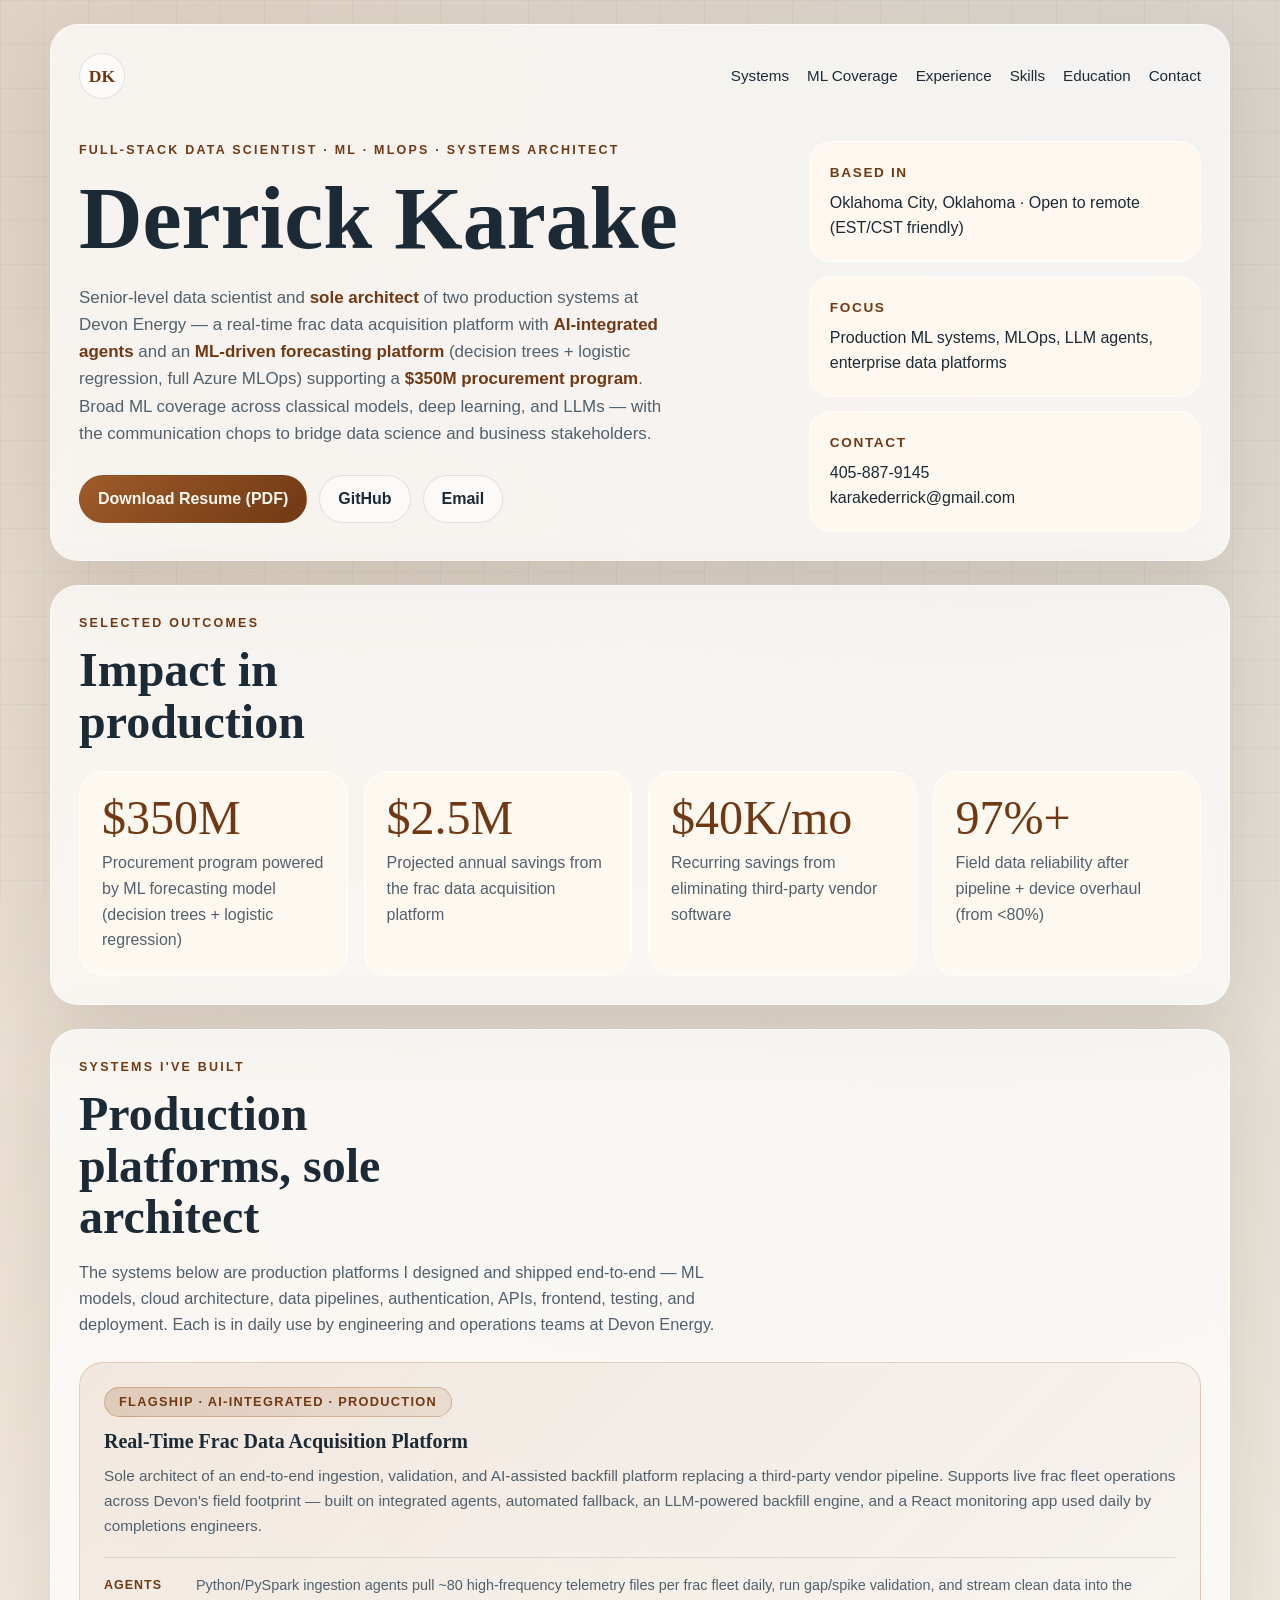
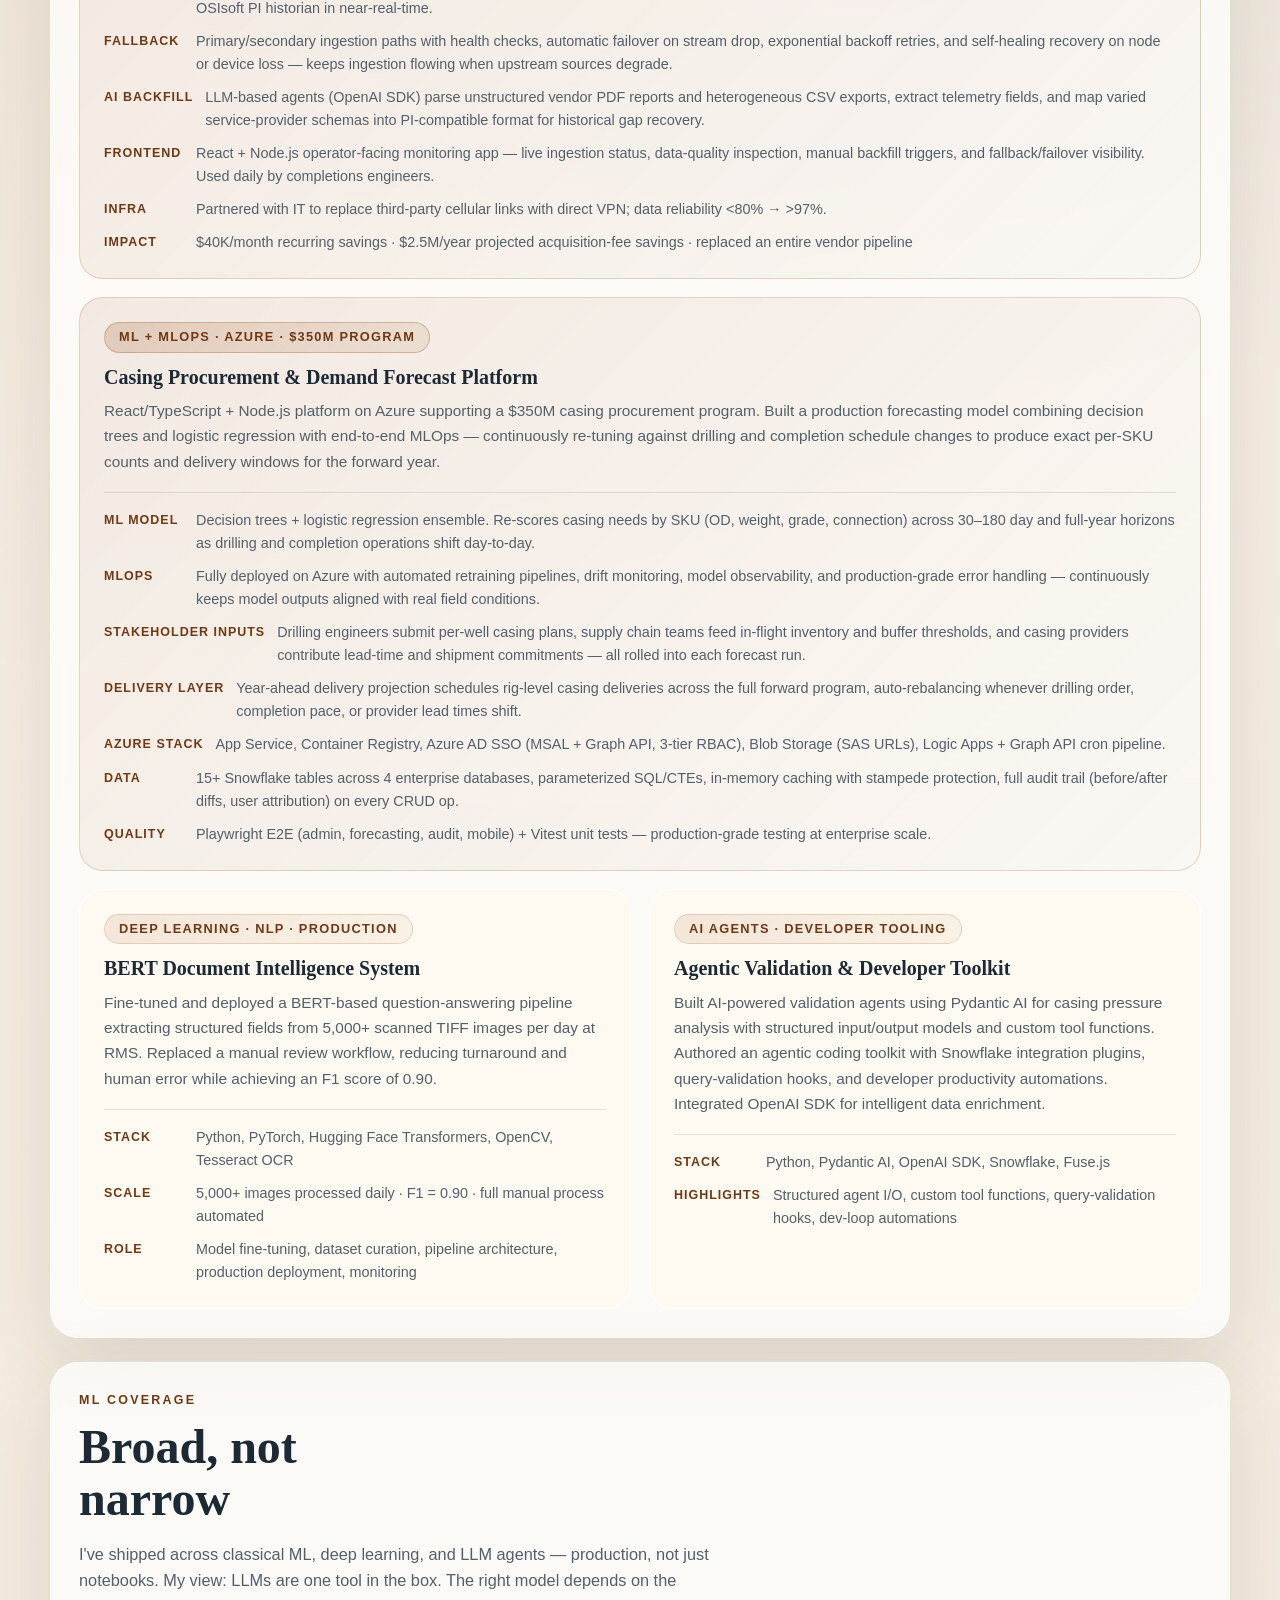
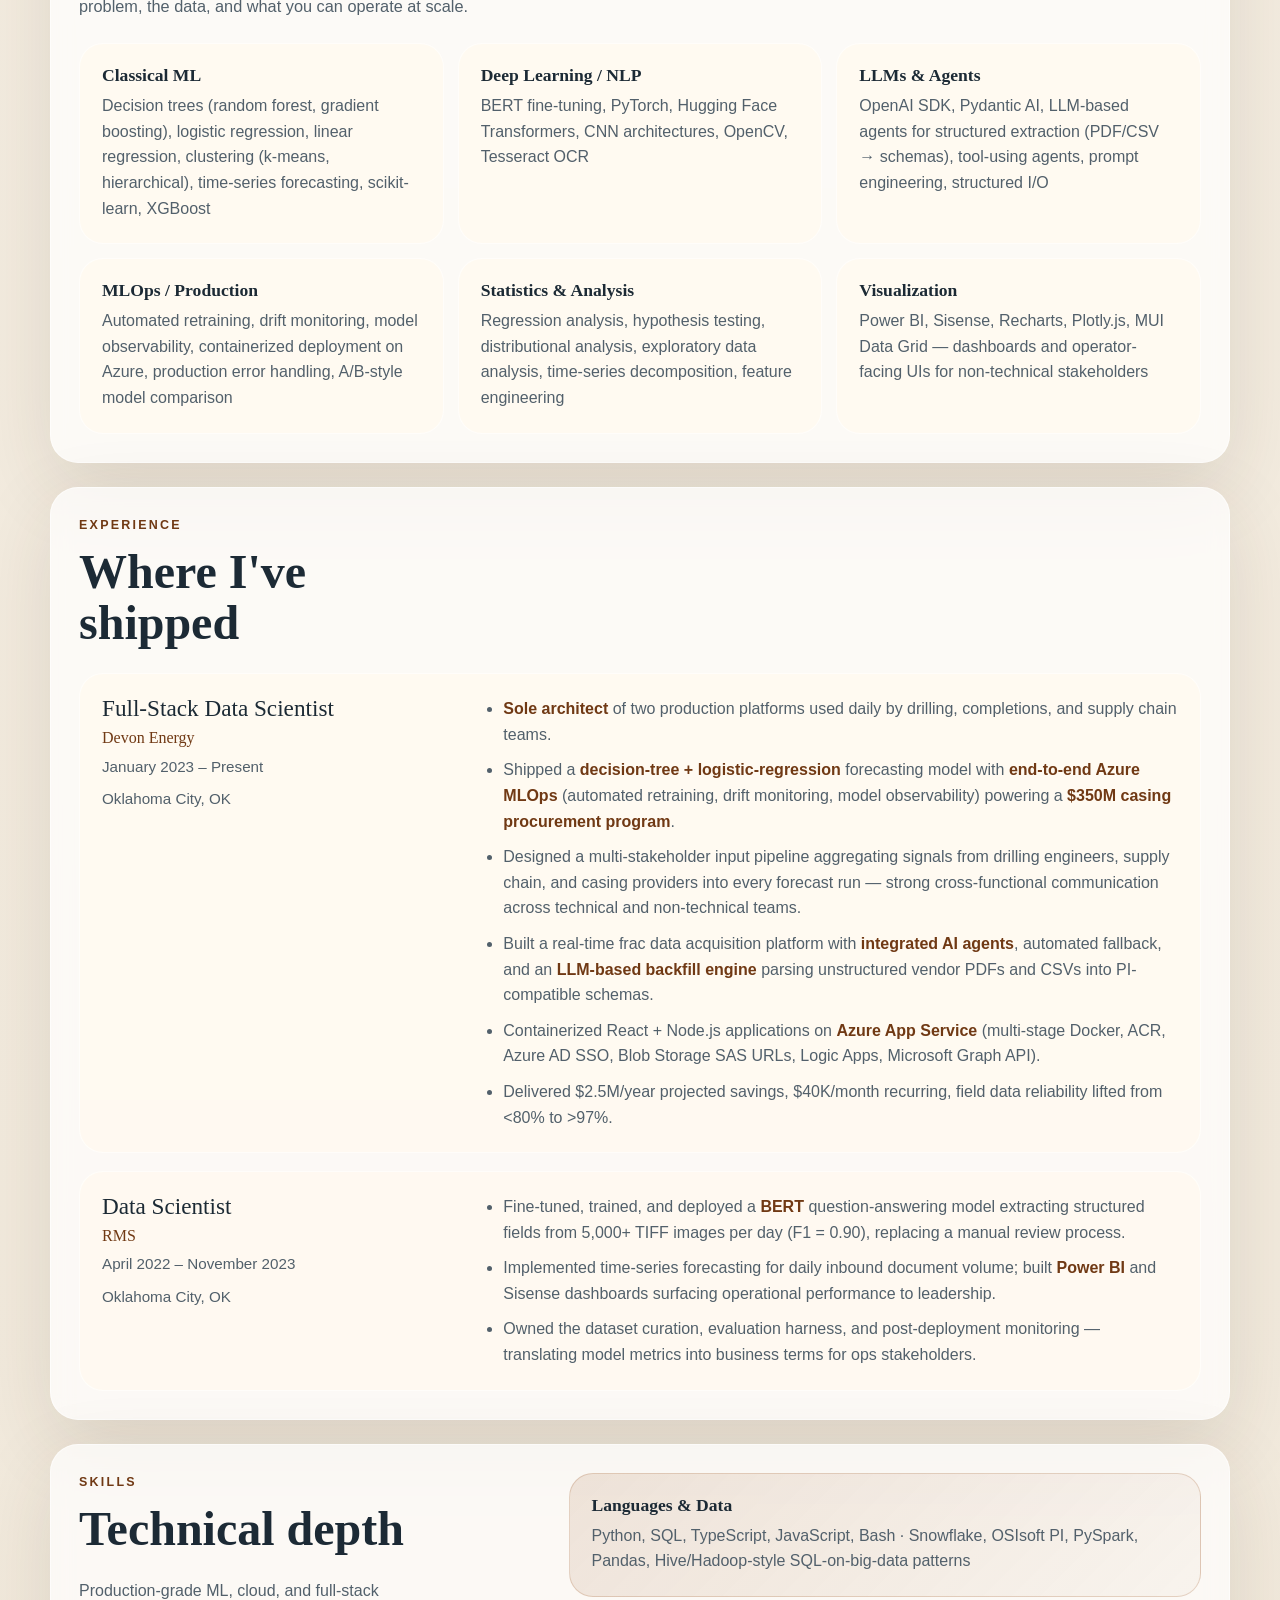
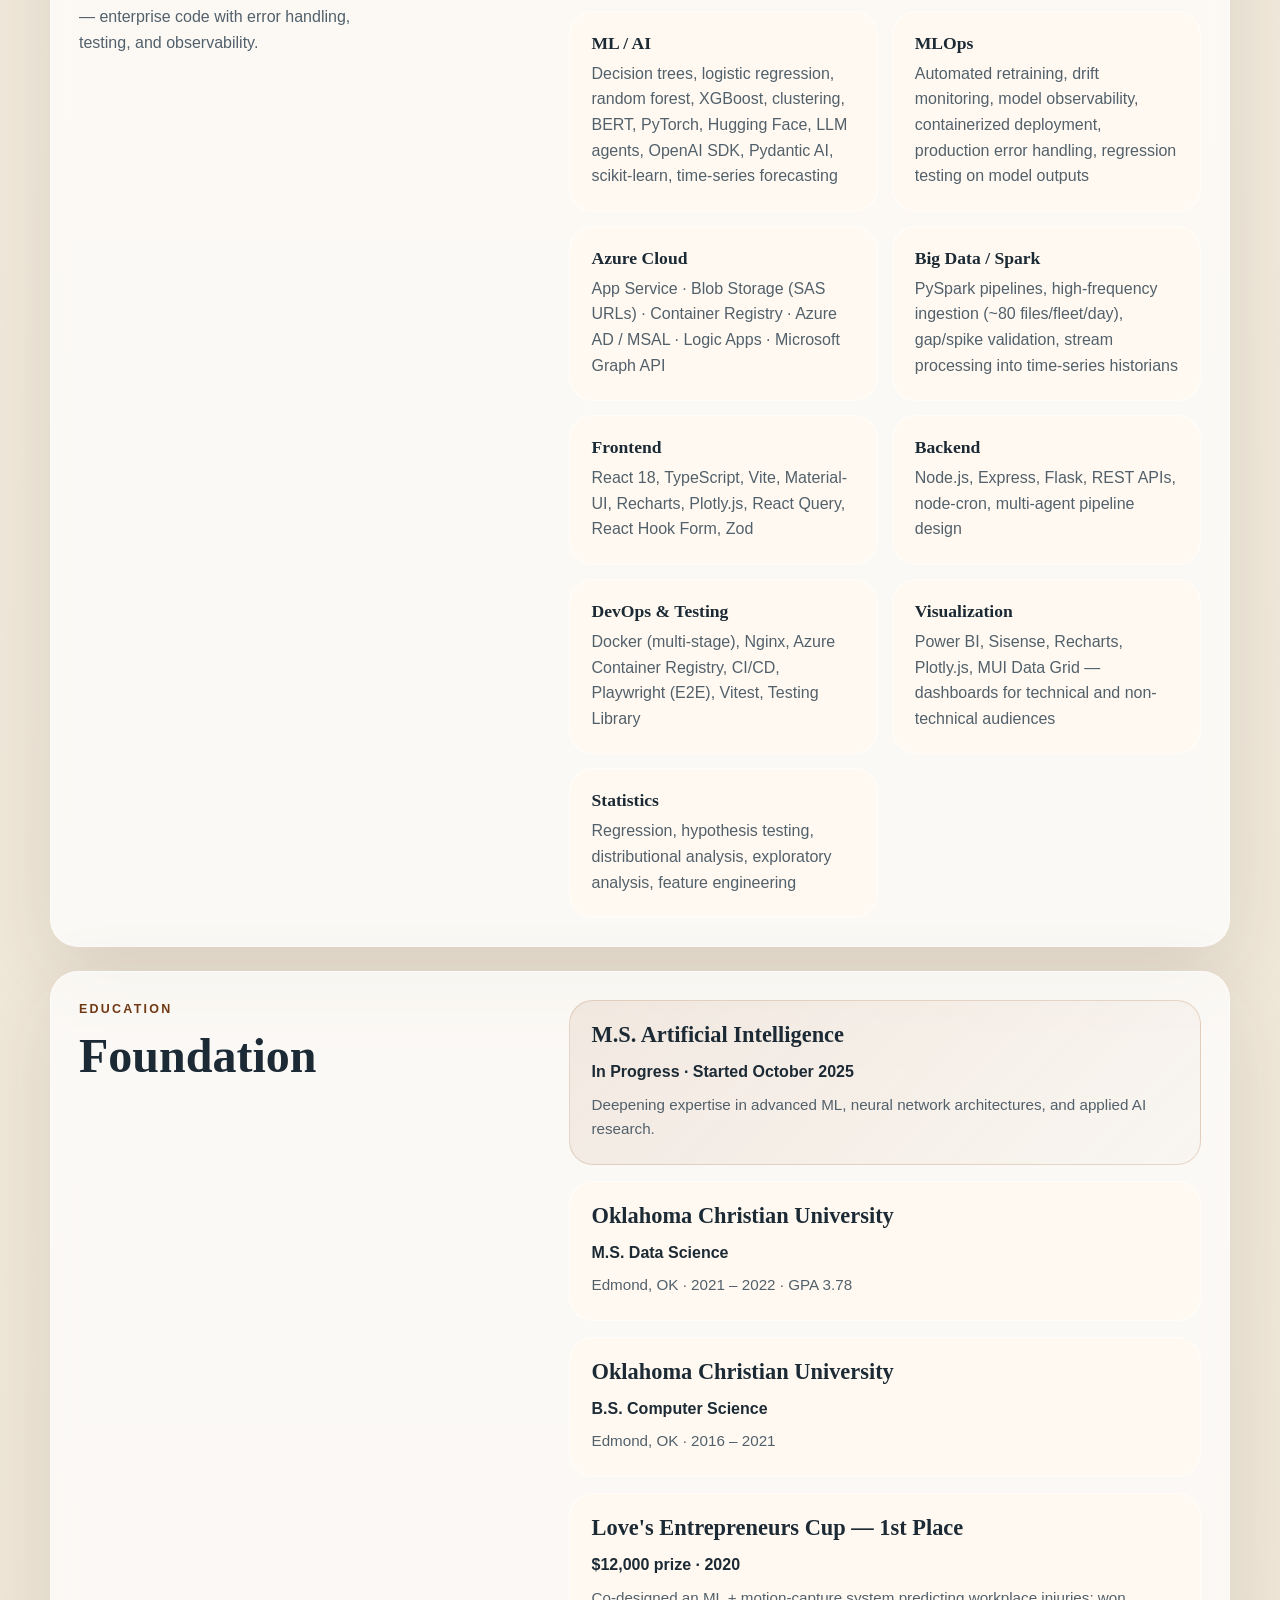
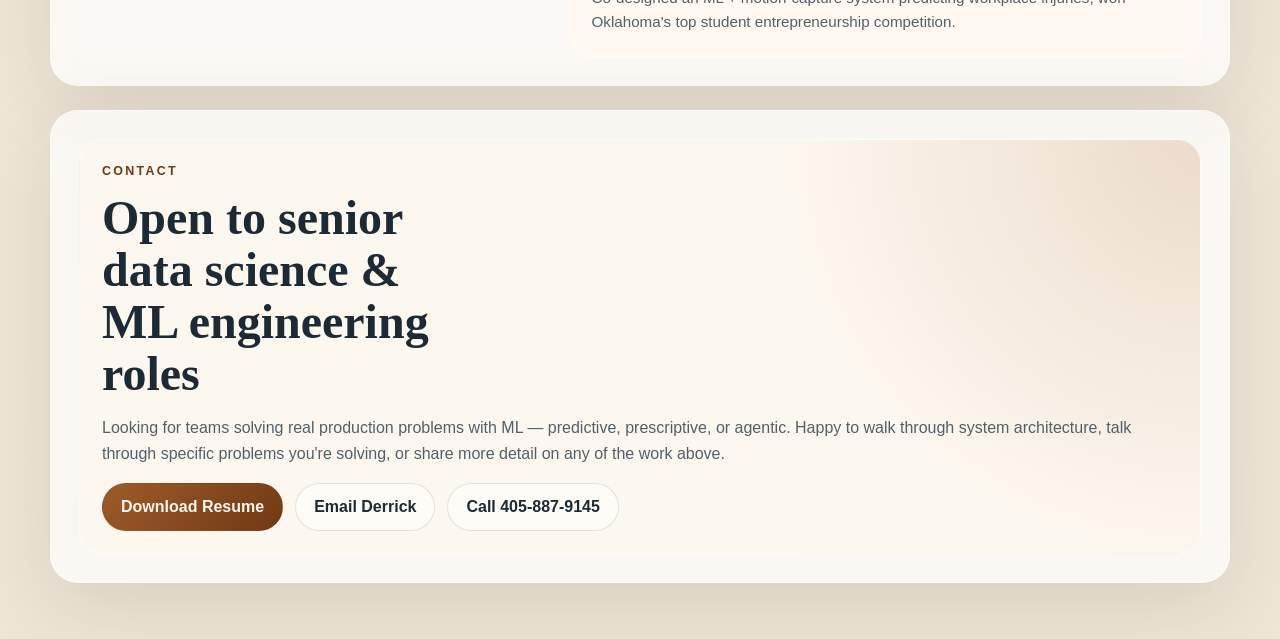
<file: index.html>
<!DOCTYPE html>
<html lang="en">
  <head>
    <meta charset="UTF-8" />
    <meta name="viewport" content="width=device-width, initial-scale=1.0" />
    <title>Derrick Karake | Senior Data Scientist — ML, MLOps, Production Systems</title>
    <meta
      name="description"
      content="Derrick Karake — full-stack data scientist building production ML and AI-integrated systems for energy operations. Sole architect of a real-time frac data acquisition platform and an ML-driven procurement forecasting platform."
    />
    <link rel="stylesheet" href="./styles.css" />
  </head>
  <body>
    <div class="page-shell">
      <header class="hero">
        <nav class="topbar" aria-label="Primary">
          <span class="brand">DK</span>
          <div class="topbar-links">
            <a href="#systems">Systems</a>
            <a href="#ml">ML Coverage</a>
            <a href="#experience">Experience</a>
            <a href="#skills">Skills</a>
            <a href="#education">Education</a>
            <a href="#contact">Contact</a>
          </div>
        </nav>

        <div class="hero-grid">
          <div class="hero-copy">
            <p class="eyebrow">Full-Stack Data Scientist · ML · MLOps · Systems Architect</p>
            <h1>Derrick Karake</h1>
            <p class="hero-summary">
              Senior-level data scientist and <strong>sole architect</strong> of two production systems at Devon Energy — a real-time frac data acquisition platform with <strong>AI-integrated agents</strong> and an <strong>ML-driven forecasting platform</strong> (decision trees + logistic regression, full Azure MLOps) supporting a <strong>$350M procurement program</strong>. Broad ML coverage across classical models, deep learning, and LLMs — with the communication chops to bridge data science and business stakeholders.
            </p>

            <div class="hero-actions">
              <a class="button button-primary" href="./Derrick_Karake_Resume.pdf" target="_blank" rel="noreferrer">
                Download Resume (PDF)
              </a>
              <a class="button button-secondary" href="https://github.com/derrickkarake" target="_blank" rel="noreferrer">
                GitHub
              </a>
              <a class="button button-secondary" href="mailto:karakederrick@gmail.com">
                Email
              </a>
            </div>
          </div>

          <aside class="hero-panel">
            <div class="panel-card">
              <p class="panel-label">Based In</p>
              <p class="panel-value">Oklahoma City, Oklahoma · Open to remote (EST/CST friendly)</p>
            </div>
            <div class="panel-card">
              <p class="panel-label">Focus</p>
              <p class="panel-value">Production ML systems, MLOps, LLM agents, enterprise data platforms</p>
            </div>
            <div class="panel-card">
              <p class="panel-label">Contact</p>
              <p class="panel-value">
                <a href="tel:+14058879145">405-887-9145</a><br />
                <a href="mailto:karakederrick@gmail.com">karakederrick@gmail.com</a>
              </p>
            </div>
          </aside>
        </div>
      </header>

      <main>
        <section class="metrics-section" aria-label="Selected results">
          <div class="section-heading">
            <p class="eyebrow">Selected Outcomes</p>
            <h2>Impact in production</h2>
          </div>

          <div class="metrics-grid">
            <article class="metric-card">
              <p class="metric-value">$350M</p>
              <p class="metric-label">Procurement program powered by ML forecasting model (decision trees + logistic regression)</p>
            </article>
            <article class="metric-card">
              <p class="metric-value">$2.5M</p>
              <p class="metric-label">Projected annual savings from the frac data acquisition platform</p>
            </article>
            <article class="metric-card">
              <p class="metric-value">$40K/mo</p>
              <p class="metric-label">Recurring savings from eliminating third-party vendor software</p>
            </article>
            <article class="metric-card">
              <p class="metric-value">97%+</p>
              <p class="metric-label">Field data reliability after pipeline + device overhaul (from &lt;80%)</p>
            </article>
          </div>
        </section>

        <section class="content-section" id="systems">
          <div class="section-heading">
            <p class="eyebrow">Systems I've Built</p>
            <h2>Production platforms, sole architect</h2>
          </div>
          <p class="section-intro">
            The systems below are production platforms I designed and shipped end-to-end — ML models, cloud architecture, data pipelines, authentication, APIs, frontend, testing, and deployment. Each is in daily use by engineering and operations teams at Devon Energy.
          </p>

          <div class="projects-grid">
            <article class="project-card flagship-card">
              <div class="project-tag">Flagship · AI-Integrated · Production</div>
              <h3>Real-Time Frac Data Acquisition Platform</h3>
              <p class="project-description">
                Sole architect of an end-to-end ingestion, validation, and AI-assisted backfill platform replacing a third-party vendor pipeline. Supports live frac fleet operations across Devon's field footprint — built on integrated agents, automated fallback, an LLM-powered backfill engine, and a React monitoring app used daily by completions engineers.
              </p>
              <div class="project-details">
                <div class="detail-item">
                  <span class="detail-label">Agents</span>
                  <span class="detail-value">Python/PySpark ingestion agents pull ~80 high-frequency telemetry files per frac fleet daily, run gap/spike validation, and stream clean data into the OSIsoft PI historian in near-real-time.</span>
                </div>
                <div class="detail-item">
                  <span class="detail-label">Fallback</span>
                  <span class="detail-value">Primary/secondary ingestion paths with health checks, automatic failover on stream drop, exponential backoff retries, and self-healing recovery on node or device loss — keeps ingestion flowing when upstream sources degrade.</span>
                </div>
                <div class="detail-item">
                  <span class="detail-label">AI Backfill</span>
                  <span class="detail-value">LLM-based agents (OpenAI SDK) parse unstructured vendor PDF reports and heterogeneous CSV exports, extract telemetry fields, and map varied service-provider schemas into PI-compatible format for historical gap recovery.</span>
                </div>
                <div class="detail-item">
                  <span class="detail-label">Frontend</span>
                  <span class="detail-value">React + Node.js operator-facing monitoring app — live ingestion status, data-quality inspection, manual backfill triggers, and fallback/failover visibility. Used daily by completions engineers.</span>
                </div>
                <div class="detail-item">
                  <span class="detail-label">Infra</span>
                  <span class="detail-value">Partnered with IT to replace third-party cellular links with direct VPN; data reliability &lt;80% → &gt;97%.</span>
                </div>
                <div class="detail-item">
                  <span class="detail-label">Impact</span>
                  <span class="detail-value">$40K/month recurring savings · $2.5M/year projected acquisition-fee savings · replaced an entire vendor pipeline</span>
                </div>
              </div>
            </article>

            <article class="project-card flagship-card">
              <div class="project-tag">ML + MLOps · Azure · $350M Program</div>
              <h3>Casing Procurement &amp; Demand Forecast Platform</h3>
              <p class="project-description">
                React/TypeScript + Node.js platform on Azure supporting a $350M casing procurement program. Built a production forecasting model combining decision trees and logistic regression with end-to-end MLOps — continuously re-tuning against drilling and completion schedule changes to produce exact per-SKU counts and delivery windows for the forward year.
              </p>
              <div class="project-details">
                <div class="detail-item">
                  <span class="detail-label">ML Model</span>
                  <span class="detail-value">Decision trees + logistic regression ensemble. Re-scores casing needs by SKU (OD, weight, grade, connection) across 30–180 day and full-year horizons as drilling and completion operations shift day-to-day.</span>
                </div>
                <div class="detail-item">
                  <span class="detail-label">MLOps</span>
                  <span class="detail-value">Fully deployed on Azure with automated retraining pipelines, drift monitoring, model observability, and production-grade error handling — continuously keeps model outputs aligned with real field conditions.</span>
                </div>
                <div class="detail-item">
                  <span class="detail-label">Stakeholder Inputs</span>
                  <span class="detail-value">Drilling engineers submit per-well casing plans, supply chain teams feed in-flight inventory and buffer thresholds, and casing providers contribute lead-time and shipment commitments — all rolled into each forecast run.</span>
                </div>
                <div class="detail-item">
                  <span class="detail-label">Delivery Layer</span>
                  <span class="detail-value">Year-ahead delivery projection schedules rig-level casing deliveries across the full forward program, auto-rebalancing whenever drilling order, completion pace, or provider lead times shift.</span>
                </div>
                <div class="detail-item">
                  <span class="detail-label">Azure Stack</span>
                  <span class="detail-value">App Service, Container Registry, Azure AD SSO (MSAL + Graph API, 3-tier RBAC), Blob Storage (SAS URLs), Logic Apps + Graph API cron pipeline.</span>
                </div>
                <div class="detail-item">
                  <span class="detail-label">Data</span>
                  <span class="detail-value">15+ Snowflake tables across 4 enterprise databases, parameterized SQL/CTEs, in-memory caching with stampede protection, full audit trail (before/after diffs, user attribution) on every CRUD op.</span>
                </div>
                <div class="detail-item">
                  <span class="detail-label">Quality</span>
                  <span class="detail-value">Playwright E2E (admin, forecasting, audit, mobile) + Vitest unit tests — production-grade testing at enterprise scale.</span>
                </div>
              </div>
            </article>

            <article class="project-card">
              <div class="project-tag">Deep Learning · NLP · Production</div>
              <h3>BERT Document Intelligence System</h3>
              <p class="project-description">
                Fine-tuned and deployed a BERT-based question-answering pipeline extracting structured fields from 5,000+ scanned TIFF images per day at RMS. Replaced a manual review workflow, reducing turnaround and human error while achieving an F1 score of 0.90.
              </p>
              <div class="project-details">
                <div class="detail-item">
                  <span class="detail-label">Stack</span>
                  <span class="detail-value">Python, PyTorch, Hugging Face Transformers, OpenCV, Tesseract OCR</span>
                </div>
                <div class="detail-item">
                  <span class="detail-label">Scale</span>
                  <span class="detail-value">5,000+ images processed daily · F1 = 0.90 · full manual process automated</span>
                </div>
                <div class="detail-item">
                  <span class="detail-label">Role</span>
                  <span class="detail-value">Model fine-tuning, dataset curation, pipeline architecture, production deployment, monitoring</span>
                </div>
              </div>
            </article>

            <article class="project-card">
              <div class="project-tag">AI Agents · Developer Tooling</div>
              <h3>Agentic Validation &amp; Developer Toolkit</h3>
              <p class="project-description">
                Built AI-powered validation agents using Pydantic AI for casing pressure analysis with structured input/output models and custom tool functions. Authored an agentic coding toolkit with Snowflake integration plugins, query-validation hooks, and developer productivity automations. Integrated OpenAI SDK for intelligent data enrichment.
              </p>
              <div class="project-details">
                <div class="detail-item">
                  <span class="detail-label">Stack</span>
                  <span class="detail-value">Python, Pydantic AI, OpenAI SDK, Snowflake, Fuse.js</span>
                </div>
                <div class="detail-item">
                  <span class="detail-label">Highlights</span>
                  <span class="detail-value">Structured agent I/O, custom tool functions, query-validation hooks, dev-loop automations</span>
                </div>
              </div>
            </article>
          </div>
        </section>

        <section class="content-section" id="ml">
          <div class="section-heading">
            <p class="eyebrow">ML Coverage</p>
            <h2>Broad, not narrow</h2>
          </div>
          <p class="section-intro">
            I've shipped across classical ML, deep learning, and LLM agents — production, not just notebooks. My view: LLMs are one tool in the box. The right model depends on the problem, the data, and what you can operate at scale.
          </p>

          <div class="skill-groups ml-grid">
            <article class="skill-card">
              <h3>Classical ML</h3>
              <p>Decision trees (random forest, gradient boosting), logistic regression, linear regression, clustering (k-means, hierarchical), time-series forecasting, scikit-learn, XGBoost</p>
            </article>
            <article class="skill-card">
              <h3>Deep Learning / NLP</h3>
              <p>BERT fine-tuning, PyTorch, Hugging Face Transformers, CNN architectures, OpenCV, Tesseract OCR</p>
            </article>
            <article class="skill-card">
              <h3>LLMs &amp; Agents</h3>
              <p>OpenAI SDK, Pydantic AI, LLM-based agents for structured extraction (PDF/CSV → schemas), tool-using agents, prompt engineering, structured I/O</p>
            </article>
            <article class="skill-card">
              <h3>MLOps / Production</h3>
              <p>Automated retraining, drift monitoring, model observability, containerized deployment on Azure, production error handling, A/B-style model comparison</p>
            </article>
            <article class="skill-card">
              <h3>Statistics &amp; Analysis</h3>
              <p>Regression analysis, hypothesis testing, distributional analysis, exploratory data analysis, time-series decomposition, feature engineering</p>
            </article>
            <article class="skill-card">
              <h3>Visualization</h3>
              <p>Power BI, Sisense, Recharts, Plotly.js, MUI Data Grid — dashboards and operator-facing UIs for non-technical stakeholders</p>
            </article>
          </div>
        </section>

        <section class="content-section" id="experience">
          <div class="section-heading">
            <p class="eyebrow">Experience</p>
            <h2>Where I've shipped</h2>
          </div>

          <div class="timeline">
            <article class="timeline-item">
              <div class="timeline-meta">
                <p class="role">Full-Stack Data Scientist</p>
                <p class="company">Devon Energy</p>
                <p class="dates">January 2023 – Present</p>
                <p class="location">Oklahoma City, OK</p>
              </div>
              <div class="timeline-body">
                <ul>
                  <li><strong>Sole architect</strong> of two production platforms used daily by drilling, completions, and supply chain teams.</li>
                  <li>Shipped a <strong>decision-tree + logistic-regression</strong> forecasting model with <strong>end-to-end Azure MLOps</strong> (automated retraining, drift monitoring, model observability) powering a <strong>$350M casing procurement program</strong>.</li>
                  <li>Designed a multi-stakeholder input pipeline aggregating signals from drilling engineers, supply chain, and casing providers into every forecast run — strong cross-functional communication across technical and non-technical teams.</li>
                  <li>Built a real-time frac data acquisition platform with <strong>integrated AI agents</strong>, automated fallback, and an <strong>LLM-based backfill engine</strong> parsing unstructured vendor PDFs and CSVs into PI-compatible schemas.</li>
                  <li>Containerized React + Node.js applications on <strong>Azure App Service</strong> (multi-stage Docker, ACR, Azure AD SSO, Blob Storage SAS URLs, Logic Apps, Microsoft Graph API).</li>
                  <li>Delivered $2.5M/year projected savings, $40K/month recurring, field data reliability lifted from &lt;80% to &gt;97%.</li>
                </ul>
              </div>
            </article>

            <article class="timeline-item">
              <div class="timeline-meta">
                <p class="role">Data Scientist</p>
                <p class="company">RMS</p>
                <p class="dates">April 2022 – November 2023</p>
                <p class="location">Oklahoma City, OK</p>
              </div>
              <div class="timeline-body">
                <ul>
                  <li>Fine-tuned, trained, and deployed a <strong>BERT</strong> question-answering model extracting structured fields from 5,000+ TIFF images per day (F1 = 0.90), replacing a manual review process.</li>
                  <li>Implemented time-series forecasting for daily inbound document volume; built <strong>Power BI</strong> and Sisense dashboards surfacing operational performance to leadership.</li>
                  <li>Owned the dataset curation, evaluation harness, and post-deployment monitoring — translating model metrics into business terms for ops stakeholders.</li>
                </ul>
              </div>
            </article>
          </div>
        </section>

        <section class="content-section split-layout" id="skills">
          <div>
            <div class="section-heading">
              <p class="eyebrow">Skills</p>
              <h2>Technical depth</h2>
            </div>
            <p class="section-copy">
              Production-grade ML, cloud, and full-stack — enterprise code with error handling, testing, and observability.
            </p>
          </div>

          <div class="skill-groups">
            <article class="skill-card highlight">
              <h3>Languages &amp; Data</h3>
              <p>Python, SQL, TypeScript, JavaScript, Bash · Snowflake, OSIsoft PI, PySpark, Pandas, Hive/Hadoop-style SQL-on-big-data patterns</p>
            </article>
            <article class="skill-card">
              <h3>ML / AI</h3>
              <p>Decision trees, logistic regression, random forest, XGBoost, clustering, BERT, PyTorch, Hugging Face, LLM agents, OpenAI SDK, Pydantic AI, scikit-learn, time-series forecasting</p>
            </article>
            <article class="skill-card">
              <h3>MLOps</h3>
              <p>Automated retraining, drift monitoring, model observability, containerized deployment, production error handling, regression testing on model outputs</p>
            </article>
            <article class="skill-card">
              <h3>Azure Cloud</h3>
              <p>App Service · Blob Storage (SAS URLs) · Container Registry · Azure AD / MSAL · Logic Apps · Microsoft Graph API</p>
            </article>
            <article class="skill-card">
              <h3>Big Data / Spark</h3>
              <p>PySpark pipelines, high-frequency ingestion (~80 files/fleet/day), gap/spike validation, stream processing into time-series historians</p>
            </article>
            <article class="skill-card">
              <h3>Frontend</h3>
              <p>React 18, TypeScript, Vite, Material-UI, Recharts, Plotly.js, React Query, React Hook Form, Zod</p>
            </article>
            <article class="skill-card">
              <h3>Backend</h3>
              <p>Node.js, Express, Flask, REST APIs, node-cron, multi-agent pipeline design</p>
            </article>
            <article class="skill-card">
              <h3>DevOps &amp; Testing</h3>
              <p>Docker (multi-stage), Nginx, Azure Container Registry, CI/CD, Playwright (E2E), Vitest, Testing Library</p>
            </article>
            <article class="skill-card">
              <h3>Visualization</h3>
              <p>Power BI, Sisense, Recharts, Plotly.js, MUI Data Grid — dashboards for technical and non-technical audiences</p>
            </article>
            <article class="skill-card">
              <h3>Statistics</h3>
              <p>Regression, hypothesis testing, distributional analysis, exploratory analysis, feature engineering</p>
            </article>
          </div>
        </section>

        <section class="content-section split-layout" id="education">
          <div>
            <div class="section-heading">
              <p class="eyebrow">Education</p>
              <h2>Foundation</h2>
            </div>
          </div>

          <div class="education-list">
            <article class="education-card award">
              <h3>M.S. Artificial Intelligence</h3>
              <p class="education-degree">In Progress · Started October 2025</p>
              <p class="education-meta">Deepening expertise in advanced ML, neural network architectures, and applied AI research.</p>
            </article>

            <article class="education-card">
              <h3>Oklahoma Christian University</h3>
              <p class="education-degree">M.S. Data Science</p>
              <p class="education-meta">Edmond, OK · 2021 – 2022 · GPA 3.78</p>
            </article>

            <article class="education-card">
              <h3>Oklahoma Christian University</h3>
              <p class="education-degree">B.S. Computer Science</p>
              <p class="education-meta">Edmond, OK · 2016 – 2021</p>
            </article>

            <article class="education-card">
              <h3>Love's Entrepreneurs Cup — 1st Place</h3>
              <p class="education-degree">$12,000 prize · 2020</p>
              <p class="education-meta">Co-designed an ML + motion-capture system predicting workplace injuries; won Oklahoma's top student entrepreneurship competition.</p>
            </article>
          </div>
        </section>

        <section class="content-section contact-section" id="contact">
          <div class="contact-card">
            <p class="eyebrow">Contact</p>
            <h2>Open to senior data science &amp; ML engineering roles</h2>
            <p>
              Looking for teams solving real production problems with ML — predictive, prescriptive, or agentic. Happy to walk through system architecture, talk through specific problems you're solving, or share more detail on any of the work above.
            </p>
            <div class="hero-actions">
              <a class="button button-primary" href="./Derrick_Karake_Resume.pdf" target="_blank" rel="noreferrer">
                Download Resume
              </a>
              <a class="button button-secondary" href="mailto:karakederrick@gmail.com">
                Email Derrick
              </a>
              <a class="button button-secondary" href="tel:+14058879145">
                Call 405-887-9145
              </a>
            </div>
          </div>
        </section>
      </main>
    </div>
  </body>
</html>
</file>
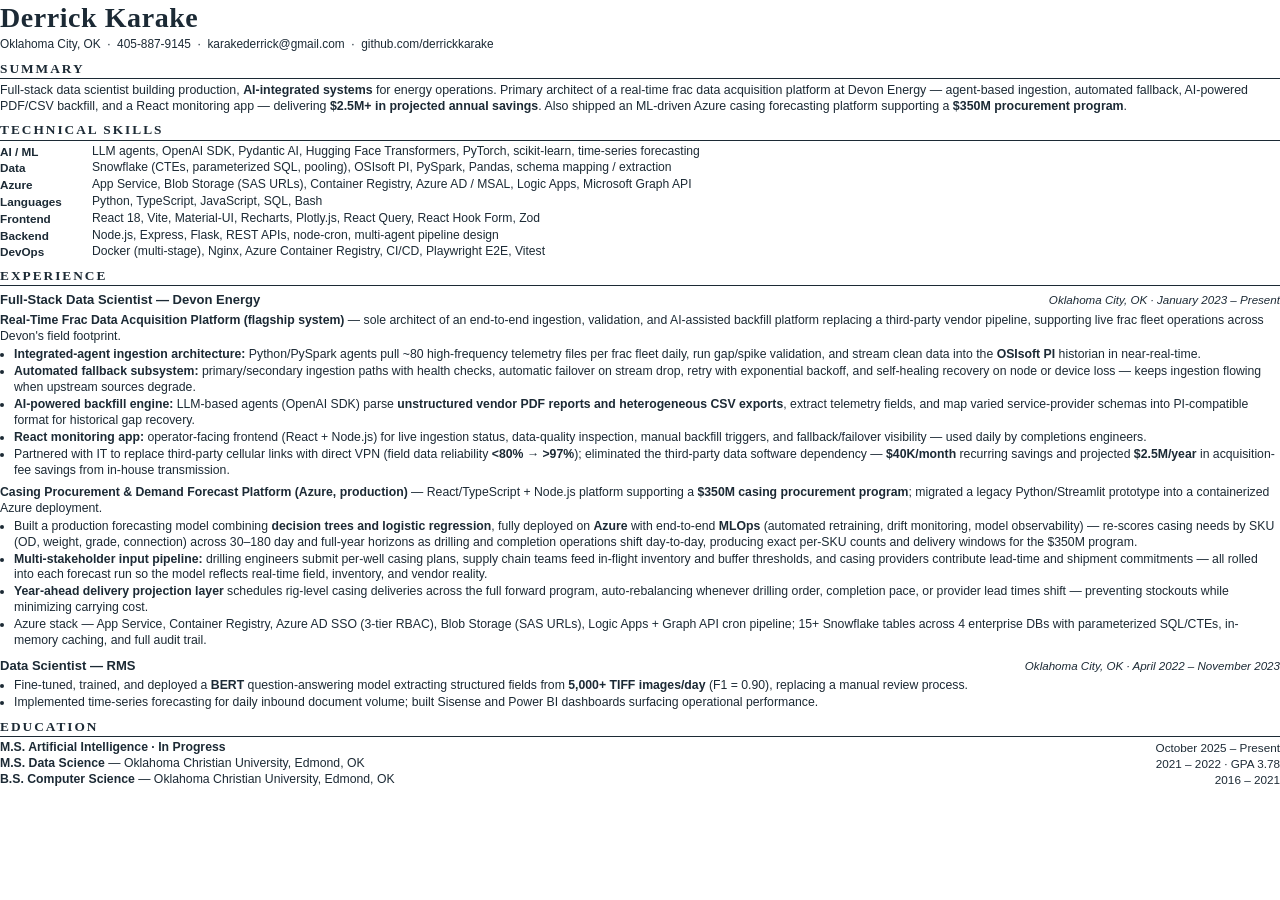
<file: resume.html>
<!DOCTYPE html>
<html lang="en">
  <head>
    <meta charset="UTF-8" />
    <title>Derrick Karake — Resume</title>
    <style>
      @page { size: Letter; margin: 0.3in 0.5in; }
      * { box-sizing: border-box; }
      html, body { margin: 0; padding: 0; }
      body {
        font-family: "Helvetica Neue", "Segoe UI", Arial, sans-serif;
        color: #1c2a35;
        font-size: 9.2pt;
        line-height: 1.3;
      }
      h1 {
        font-family: "Iowan Old Style", "Palatino Linotype", Georgia, serif;
        font-size: 21pt;
        margin: 0 0 1px;
        letter-spacing: 0.02em;
      }
      .contact {
        font-size: 8.9pt;
        color: #1c2a35;
        margin-bottom: 5px;
      }
      .contact a { color: #1c2a35; text-decoration: none; }
      h2 {
        font-family: "Iowan Old Style", "Palatino Linotype", Georgia, serif;
        font-size: 10pt;
        text-transform: uppercase;
        letter-spacing: 0.15em;
        color: #1c2a35;
        border-bottom: 1px solid #1c2a35;
        padding-bottom: 1px;
        margin: 7px 0 3px;
      }
      h3 { font-size: 9.8pt; margin: 3px 0 1px; color: #1c2a35; }
      .role-row {
        display: flex;
        justify-content: space-between;
        align-items: baseline;
        gap: 12px;
      }
      .role-meta { font-size: 8.7pt; color: #1c2a35; font-style: italic; }
      .summary { margin: 1px 0 0; }
      ul { margin: 2px 0 0; padding-left: 14px; }
      li { margin-bottom: 1px; }
      .skills-grid { display: grid; grid-template-columns: 82px 1fr; row-gap: 1px; column-gap: 10px; }
      .skills-grid .label { font-weight: 700; color: #1c2a35; font-size: 8.8pt; }
      .skills-grid .val { font-size: 9.1pt; }
      .project-title { font-weight: 700; }
      .accent { color: #1c2a35; font-weight: 700; }
      .education-row { display: flex; justify-content: space-between; }
      .small { font-size: 8.8pt; color: #1c2a35; }
      .intro { margin: 2px 0 0; font-size: 9.3pt; }
      .flagship {
        padding: 0;
        margin: 3px 0 0;
      }
    </style>
  </head>
  <body>
    <h1>Derrick Karake</h1>
    <div class="contact">
      Oklahoma City, OK &nbsp;·&nbsp; 405-887-9145 &nbsp;·&nbsp; karakederrick@gmail.com &nbsp;·&nbsp; github.com/derrickkarake
    </div>

    <h2>Summary</h2>
    <p class="intro">
      Full-stack data scientist building production, <span class="accent">AI-integrated systems</span> for energy operations. Primary architect of a real-time frac data acquisition platform at Devon Energy — agent-based ingestion, automated fallback, AI-powered PDF/CSV backfill, and a React monitoring app — delivering <span class="accent">$2.5M+ in projected annual savings</span>. Also shipped an ML-driven Azure casing forecasting platform supporting a <span class="accent">$350M procurement program</span>.
    </p>

    <h2>Technical Skills</h2>
    <div class="skills-grid">
      <div class="label">AI / ML</div><div class="val">LLM agents, OpenAI SDK, Pydantic AI, Hugging Face Transformers, PyTorch, scikit-learn, time-series forecasting</div>
      <div class="label">Data</div><div class="val">Snowflake (CTEs, parameterized SQL, pooling), OSIsoft PI, PySpark, Pandas, schema mapping / extraction</div>
      <div class="label">Azure</div><div class="val">App Service, Blob Storage (SAS URLs), Container Registry, Azure AD / MSAL, Logic Apps, Microsoft Graph API</div>
      <div class="label">Languages</div><div class="val">Python, TypeScript, JavaScript, SQL, Bash</div>
      <div class="label">Frontend</div><div class="val">React 18, Vite, Material-UI, Recharts, Plotly.js, React Query, React Hook Form, Zod</div>
      <div class="label">Backend</div><div class="val">Node.js, Express, Flask, REST APIs, node-cron, multi-agent pipeline design</div>
      <div class="label">DevOps</div><div class="val">Docker (multi-stage), Nginx, Azure Container Registry, CI/CD, Playwright E2E, Vitest</div>
    </div>

    <h2>Experience</h2>

    <div class="role-row">
      <h3>Full-Stack Data Scientist — Devon Energy</h3>
      <div class="role-meta">Oklahoma City, OK · January 2023 – Present</div>
    </div>

    <div class="flagship">
      <p class="summary"><span class="project-title">Real-Time Frac Data Acquisition Platform (flagship system)</span> — sole architect of an end-to-end ingestion, validation, and AI-assisted backfill platform replacing a third-party vendor pipeline, supporting live frac fleet operations across Devon's field footprint.</p>
      <ul>
        <li><span class="accent">Integrated-agent ingestion architecture:</span> Python/PySpark agents pull ~80 high-frequency telemetry files per frac fleet daily, run gap/spike validation, and stream clean data into the <span class="accent">OSIsoft PI</span> historian in near-real-time.</li>
        <li><span class="accent">Automated fallback subsystem:</span> primary/secondary ingestion paths with health checks, automatic failover on stream drop, retry with exponential backoff, and self-healing recovery on node or device loss — keeps ingestion flowing when upstream sources degrade.</li>
        <li><span class="accent">AI-powered backfill engine:</span> LLM-based agents (OpenAI SDK) parse <span class="accent">unstructured vendor PDF reports and heterogeneous CSV exports</span>, extract telemetry fields, and map varied service-provider schemas into PI-compatible format for historical gap recovery.</li>
        <li><span class="accent">React monitoring app:</span> operator-facing frontend (React + Node.js) for live ingestion status, data-quality inspection, manual backfill triggers, and fallback/failover visibility — used daily by completions engineers.</li>
        <li>Partnered with IT to replace third-party cellular links with direct VPN (field data reliability <span class="accent">&lt;80% → &gt;97%</span>); eliminated the third-party data software dependency — <span class="accent">$40K/month</span> recurring savings and projected <span class="accent">$2.5M/year</span> in acquisition-fee savings from in-house transmission.</li>
      </ul>
    </div>

    <p class="summary" style="margin-top:6px"><span class="project-title">Casing Procurement &amp; Demand Forecast Platform (Azure, production)</span> — React/TypeScript + Node.js platform supporting a <span class="accent">$350M casing procurement program</span>; migrated a legacy Python/Streamlit prototype into a containerized Azure deployment.</p>
    <ul>
      <li>Built a production forecasting model combining <span class="accent">decision trees and logistic regression</span>, fully deployed on <span class="accent">Azure</span> with end-to-end <span class="accent">MLOps</span> (automated retraining, drift monitoring, model observability) — re-scores casing needs by SKU (OD, weight, grade, connection) across 30–180 day and full-year horizons as drilling and completion operations shift day-to-day, producing exact per-SKU counts and delivery windows for the $350M program.</li>
      <li><span class="accent">Multi-stakeholder input pipeline:</span> drilling engineers submit per-well casing plans, supply chain teams feed in-flight inventory and buffer thresholds, and casing providers contribute lead-time and shipment commitments — all rolled into each forecast run so the model reflects real-time field, inventory, and vendor reality.</li>
      <li><span class="accent">Year-ahead delivery projection layer</span> schedules rig-level casing deliveries across the full forward program, auto-rebalancing whenever drilling order, completion pace, or provider lead times shift — preventing stockouts while minimizing carrying cost.</li>
      <li>Azure stack — App Service, Container Registry, Azure AD SSO (3-tier RBAC), Blob Storage (SAS URLs), Logic Apps + Graph API cron pipeline; 15+ Snowflake tables across 4 enterprise DBs with parameterized SQL/CTEs, in-memory caching, and full audit trail.</li>
    </ul>

    <div class="role-row" style="margin-top:6px">
      <h3>Data Scientist — RMS</h3>
      <div class="role-meta">Oklahoma City, OK · April 2022 – November 2023</div>
    </div>
    <ul>
      <li>Fine-tuned, trained, and deployed a <span class="accent">BERT</span> question-answering model extracting structured fields from <span class="accent">5,000+ TIFF images/day</span> (F1 = 0.90), replacing a manual review process.</li>
      <li>Implemented time-series forecasting for daily inbound document volume; built Sisense and Power BI dashboards surfacing operational performance.</li>
    </ul>

    <h2>Education</h2>
    <div class="education-row">
      <div><strong>M.S. Artificial Intelligence</strong> <span class="accent">· In Progress</span></div>
      <div class="small">October 2025 – Present</div>
    </div>
    <div class="education-row">
      <div><strong>M.S. Data Science</strong> — Oklahoma Christian University, Edmond, OK</div>
      <div class="small">2021 – 2022 · GPA 3.78</div>
    </div>
    <div class="education-row">
      <div><strong>B.S. Computer Science</strong> — Oklahoma Christian University, Edmond, OK</div>
      <div class="small">2016 – 2021</div>
    </div>
  </body>
</html>
</file>
<file: styles.css>
:root {
  --bg: #f3efe7;
  --bg-soft: rgba(255, 255, 255, 0.72);
  --panel: rgba(255, 250, 240, 0.84);
  --panel-strong: #fdf8ef;
  --ink: #1c2a35;
  --ink-muted: #52606b;
  --accent: #9e5b2a;
  --accent-deep: #703914;
  --line: rgba(28, 42, 53, 0.12);
  --shadow: 0 24px 80px rgba(56, 43, 27, 0.12);
}

* { box-sizing: border-box; }
html { scroll-behavior: smooth; }

body {
  margin: 0;
  color: var(--ink);
  background:
    radial-gradient(circle at top left, rgba(158, 91, 42, 0.16), transparent 32%),
    radial-gradient(circle at top right, rgba(31, 79, 112, 0.12), transparent 28%),
    linear-gradient(180deg, #f7f1e7 0%, #efe6d7 100%);
  font-family: "Avenir Next", "Segoe UI", sans-serif;
  line-height: 1.6;
}

body::before {
  content: "";
  position: fixed;
  inset: 0;
  background-image:
    linear-gradient(rgba(28, 42, 53, 0.03) 1px, transparent 1px),
    linear-gradient(90deg, rgba(28, 42, 53, 0.03) 1px, transparent 1px);
  background-size: 44px 44px;
  pointer-events: none;
  z-index: -1;
}

a { color: inherit; text-decoration: none; }
p, li { color: var(--ink-muted); }

.page-shell {
  width: min(1180px, calc(100% - 32px));
  margin: 24px auto 56px;
}

.hero,
.content-section,
.metrics-section {
  backdrop-filter: blur(10px);
  background: var(--bg-soft);
  border: 1px solid rgba(255, 255, 255, 0.55);
  border-radius: 28px;
  box-shadow: var(--shadow);
}

.hero { padding: 28px; }

.topbar {
  display: flex;
  justify-content: space-between;
  align-items: center;
  gap: 16px;
  margin-bottom: 42px;
}

.brand {
  display: inline-flex;
  align-items: center;
  justify-content: center;
  width: 46px;
  height: 46px;
  border-radius: 50%;
  border: 1px solid var(--line);
  background: rgba(255, 255, 255, 0.65);
  color: var(--accent-deep);
  font-family: "Iowan Old Style", "Palatino Linotype", serif;
  font-size: 1.1rem;
  font-weight: 700;
}

.topbar-links {
  display: flex;
  flex-wrap: wrap;
  justify-content: flex-end;
  gap: 18px;
}

.topbar-links a {
  position: relative;
  color: var(--ink);
  font-size: 0.95rem;
}

.topbar-links a::after {
  content: "";
  position: absolute;
  left: 0;
  bottom: -4px;
  width: 100%;
  height: 1px;
  background: currentColor;
  transform: scaleX(0);
  transform-origin: left;
  transition: transform 180ms ease;
}

.topbar-links a:hover::after,
.topbar-links a:focus-visible::after {
  transform: scaleX(1);
}

.hero-grid {
  display: grid;
  grid-template-columns: minmax(0, 1.7fr) minmax(300px, 0.95fr);
  gap: 28px;
}

.eyebrow {
  margin: 0 0 10px;
  color: var(--accent-deep);
  text-transform: uppercase;
  letter-spacing: 0.18em;
  font-size: 0.78rem;
  font-weight: 700;
}

h1, h2, h3, .role, .company {
  margin: 0;
  color: var(--ink);
  font-family: "Iowan Old Style", "Palatino Linotype", serif;
  line-height: 1.08;
}

h1 {
  font-size: clamp(3rem, 7vw, 5.5rem);
  margin-bottom: 18px;
}

h2 {
  font-size: clamp(2rem, 4vw, 3rem);
  max-width: 14ch;
}

h3 {
  font-size: 1.4rem;
  margin-bottom: 12px;
}

.hero-summary {
  max-width: 62ch;
  font-size: 1.06rem;
  margin-bottom: 28px;
}

.hero-summary strong { color: var(--accent-deep); }

.hero-actions {
  display: flex;
  flex-wrap: wrap;
  gap: 12px;
}

.button {
  display: inline-flex;
  align-items: center;
  justify-content: center;
  min-height: 48px;
  padding: 0 18px;
  border-radius: 999px;
  border: 1px solid transparent;
  font-weight: 600;
  transition: transform 180ms ease, background-color 180ms ease, border-color 180ms ease;
}

.button:hover,
.button:focus-visible { transform: translateY(-1px); }

.button-primary {
  background: linear-gradient(135deg, var(--accent) 0%, var(--accent-deep) 100%);
  color: #fff8ef;
}

.button-secondary {
  background: rgba(255, 255, 255, 0.52);
  border-color: var(--line);
  color: var(--ink);
}

.hero-panel { display: grid; gap: 14px; }

.panel-card {
  padding: 20px;
  background: var(--panel);
  border: 1px solid rgba(255, 255, 255, 0.6);
  border-radius: 22px;
}

.panel-label {
  margin: 0 0 6px;
  color: var(--accent-deep);
  font-size: 0.85rem;
  font-weight: 700;
  text-transform: uppercase;
  letter-spacing: 0.12em;
}

.panel-value { margin: 0; color: var(--ink); font-size: 1rem; }

.metrics-section,
.content-section {
  margin-top: 24px;
  padding: 28px;
}

.section-heading { margin-bottom: 24px; }

.metrics-grid {
  display: grid;
  grid-template-columns: repeat(4, minmax(0, 1fr));
  gap: 16px;
}

.metric-card,
.skill-card,
.education-card,
.contact-card,
.timeline-item {
  background: var(--panel);
  border: 1px solid rgba(255, 255, 255, 0.62);
  border-radius: 24px;
  padding: 22px;
}

.metric-value {
  margin: 0 0 8px;
  color: var(--accent-deep);
  font-family: "Iowan Old Style", "Palatino Linotype", serif;
  font-size: clamp(2rem, 5vw, 3rem);
  line-height: 1;
}

.metric-label { margin: 0; }

.timeline { display: grid; gap: 18px; }

.timeline-item {
  display: grid;
  grid-template-columns: minmax(200px, 0.75fr) minmax(0, 1.45fr);
  gap: 22px;
}

.role { font-size: 1.45rem; }

.company {
  color: var(--accent-deep);
  font-size: 1rem;
  margin-top: 8px;
}

.dates,
.location,
.education-meta {
  margin: 8px 0 0;
  font-size: 0.95rem;
}

.timeline-body ul { margin: 0; padding-left: 20px; }
.timeline-body li + li { margin-top: 10px; }
.timeline-body strong { color: var(--accent-deep); }

.split-layout {
  display: grid;
  grid-template-columns: minmax(0, 0.85fr) minmax(0, 1.15fr);
  gap: 22px;
  align-items: start;
}

.section-copy { max-width: 34ch; margin: 0; }

.skill-groups {
  display: grid;
  grid-template-columns: repeat(2, 1fr);
  gap: 14px;
}

.skill-card.highlight {
  grid-column: 1 / -1;
  background: linear-gradient(135deg, rgba(158, 91, 42, 0.14), rgba(158, 91, 42, 0.04));
  border-color: rgba(158, 91, 42, 0.22);
}

.skill-card h3 {
  font-size: 1.1rem;
  margin-bottom: 8px;
}

.skill-card p,
.education-degree { margin: 0; }

.education-list { display: grid; gap: 16px; }

.education-degree { color: var(--ink); font-weight: 600; }

.education-card.award {
  background: linear-gradient(135deg, rgba(158, 91, 42, 0.1), rgba(158, 91, 42, 0.02));
  border-color: rgba(158, 91, 42, 0.2);
}

.contact-card {
  background:
    radial-gradient(circle at top right, rgba(158, 91, 42, 0.18), transparent 35%),
    var(--panel-strong);
}

.hero,
.metrics-section,
.content-section {
  animation: rise 560ms ease both;
}

@keyframes rise {
  from { opacity: 0; transform: translateY(18px); }
  to { opacity: 1; transform: translateY(0); }
}

.section-intro {
  max-width: 72ch;
  margin: -8px 0 24px;
  font-size: 1.02rem;
  color: var(--ink-muted);
}

.projects-grid {
  display: grid;
  grid-template-columns: repeat(2, 1fr);
  gap: 18px;
}

.project-card {
  background: var(--panel);
  border: 1px solid rgba(255, 255, 255, 0.62);
  border-radius: 24px;
  padding: 24px;
  transition: transform 180ms ease, box-shadow 180ms ease;
}

.project-card:hover {
  transform: translateY(-3px);
  box-shadow: 0 12px 40px rgba(56, 43, 27, 0.14);
}

.project-tag {
  display: inline-block;
  padding: 4px 14px;
  margin-bottom: 14px;
  background: linear-gradient(135deg, rgba(158, 91, 42, 0.12), rgba(158, 91, 42, 0.06));
  border: 1px solid rgba(158, 91, 42, 0.2);
  border-radius: 999px;
  color: var(--accent-deep);
  font-size: 0.8rem;
  font-weight: 700;
  text-transform: uppercase;
  letter-spacing: 0.1em;
}

.project-card h3 {
  font-size: 1.25rem;
  margin-bottom: 10px;
}

.project-description {
  margin: 0 0 18px;
  font-size: 0.96rem;
  line-height: 1.65;
}

.project-details {
  display: flex;
  flex-direction: column;
  gap: 10px;
  padding-top: 16px;
  border-top: 1px solid var(--line);
}

.detail-item {
  display: flex;
  gap: 12px;
  font-size: 0.9rem;
}

.detail-label {
  flex-shrink: 0;
  min-width: 80px;
  color: var(--accent-deep);
  font-weight: 700;
  font-size: 0.78rem;
  text-transform: uppercase;
  letter-spacing: 0.08em;
  padding-top: 2px;
}

.detail-value { color: var(--ink-muted); }

.flagship-card {
  grid-column: 1 / -1;
  background: linear-gradient(135deg, rgba(158, 91, 42, 0.1), rgba(158, 91, 42, 0.02));
  border-color: rgba(158, 91, 42, 0.22);
}

.flagship-card .project-tag {
  background: linear-gradient(135deg, rgba(158, 91, 42, 0.22), rgba(158, 91, 42, 0.1));
  border-color: rgba(158, 91, 42, 0.32);
}

.ml-grid { grid-template-columns: repeat(3, 1fr); }
.ml-grid .skill-card { background: var(--panel); }

@media (max-width: 920px) {
  .hero-grid,
  .timeline-item,
  .split-layout,
  .metrics-grid,
  .projects-grid,
  .skill-groups,
  .ml-grid {
    grid-template-columns: 1fr;
  }
  h2 { max-width: none; }
  .skill-card.highlight,
  .flagship-card { grid-column: auto; }
}

@media (max-width: 640px) {
  .page-shell {
    width: min(100% - 18px, 100%);
    margin: 10px auto 30px;
  }
  .hero,
  .metrics-section,
  .content-section {
    padding: 20px;
    border-radius: 22px;
  }
  .topbar { margin-bottom: 28px; }
  .topbar-links { gap: 12px; }
  h1 { font-size: clamp(2.5rem, 16vw, 4rem); }
}

@media (prefers-reduced-motion: reduce) {
  html { scroll-behavior: auto; }
  *, *::before, *::after {
    animation: none !important;
    transition: none !important;
  }
}
</file>
